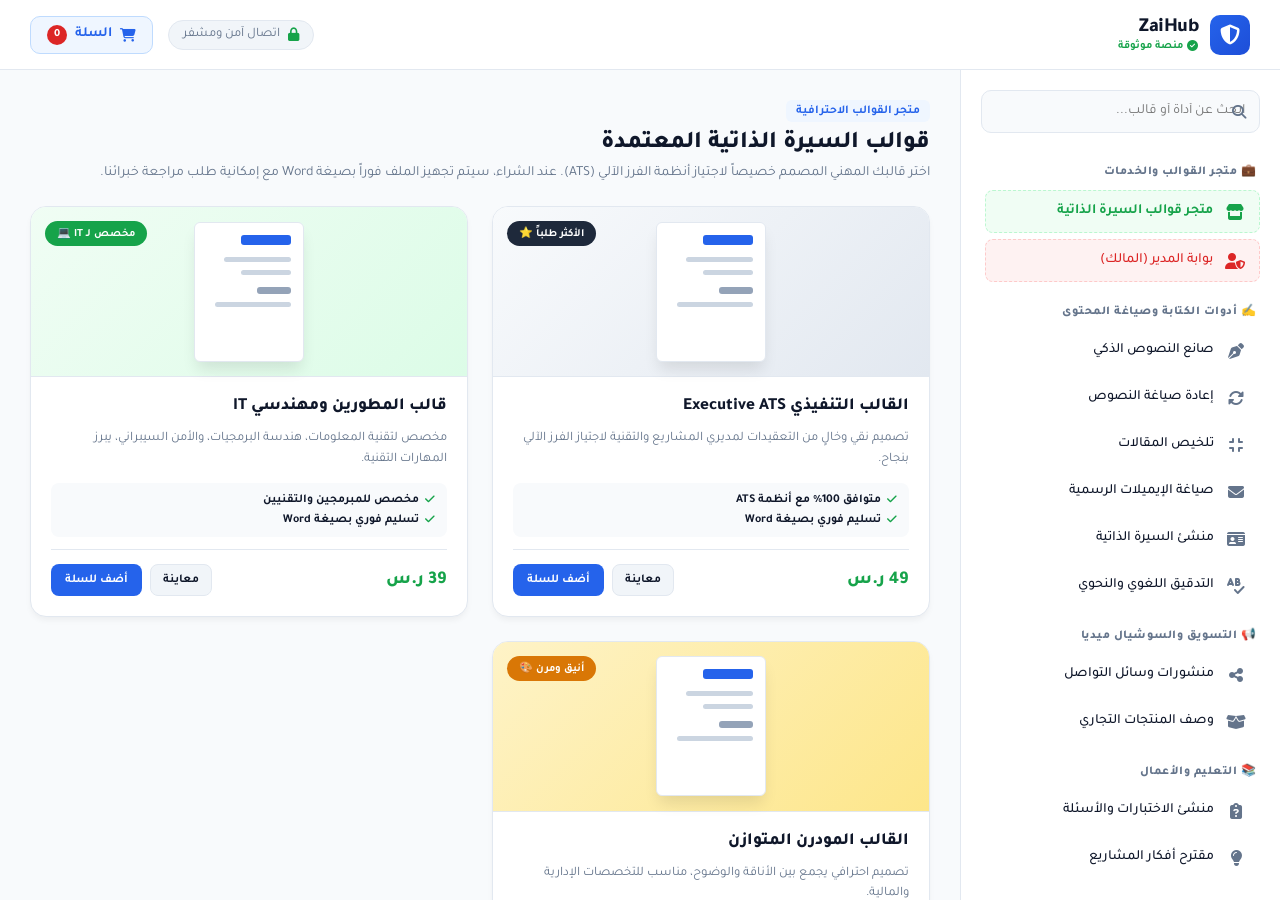
<file: index.html>
<!DOCTYPE html>
<html lang="ar" dir="rtl">
<head>
    <meta name="google-site-verification" content="P5WRaEs6rwRuU35OhOPiic7zGsPCfV-dEnyotIUblKE" />
    <meta charset="UTF-8">
    <meta name="viewport" content="width=device-width, initial-scale=1.0">
    <title>ZaiHub | منصة الذكاء الاصطناعي والخدمات المهنية</title>
    <!-- Google Fonts: Tajawal -->
    <link href="https://fonts.googleapis.com/css2?family=Tajawal:wght@400;500;700;800&display=swap" rel="stylesheet">
    <!-- Font Awesome -->
    <link rel="stylesheet" href="https://cdnjs.cloudflare.com/ajax/libs/font-awesome/6.4.0/css/all.min.css">
    <!-- Custom CSS -->
    <link rel="stylesheet" href="style.css">
</head>
<body>

    <!-- Top Navigation Bar -->
    <header class="navbar">
        <div class="nav-container">
            <div class="brand">
                <div class="brand-logo">
                    <i class="fa-solid fa-shield-halved"></i>
                </div>
                <div class="brand-name">
                    <span>ZaiHub</span>
                    <span class="verified-badge"><i class="fa-solid fa-circle-check"></i> منصة موثوقة</span>
                </div>
            </div>
            
            <div class="nav-right-actions">
                <span class="secure-label"><i class="fa-solid fa-lock"></i> اتصال آمن ومشفر</span>
                <button class="cart-btn" onclick="toggleCartModal()">
                    <i class="fa-solid fa-cart-shopping"></i> السلة
                    <span class="cart-badge" id="cartCount">0</span>
                </button>
            </div>
        </div>
    </header>

    <!-- Main Workspace Layout -->
    <main class="main-layout">
        
        <!-- Sidebar Navigation -->
        <aside class="sidebar">
            <div class="search-box">
                <i class="fa-solid fa-search"></i>
                <input type="text" id="toolSearch" placeholder="ابحث عن أداة أو قالب..." onkeyup="filterTools()">
            </div>

            <div class="menu-list" id="menuList">
                <div class="menu-category">💼 متجر القوالب والخدمات</div>
                <button class="menu-item store-link active" onclick="switchTool('store', this)">
                    <i class="fa-solid fa-store"></i> متجر قوالب السيرة الذاتية
                </button>
                <button class="menu-item admin-link" onclick="promptAdminLogin(this)">
                    <i class="fa-solid fa-user-shield"></i> بوابة المدير (المالك)
                </button>

                <div class="menu-category">✍️ أدوات الكتابة وصياغة المحتوى</div>
                <button class="menu-item" onclick="switchTool('writer', this)">
                    <i class="fa-solid fa-pen-nib"></i> صانع النصوص الذكي
                </button>
                <button class="menu-item" onclick="switchTool('rewriter', this)">
                    <i class="fa-solid fa-rotate"></i> إعادة صياغة النصوص
                </button>
                <button class="menu-item" onclick="switchTool('summarizer', this)">
                    <i class="fa-solid fa-compress"></i> تلخيص المقالات
                </button>
                <button class="menu-item" onclick="switchTool('email', this)">
                    <i class="fa-solid fa-envelope"></i> صياغة الإيميلات الرسمية
                </button>
                <button class="menu-item" onclick="switchTool('cv', this)">
                    <i class="fa-solid fa-id-card"></i> منشئ السيرة الذاتية
                </button>
                <button class="menu-item" onclick="switchTool('grammar', this)">
                    <i class="fa-solid fa-spell-check"></i> التدقيق اللغوي والنحوي
                </button>

                <div class="menu-category">📢 التسويق والسوشيال ميديا</div>
                <button class="menu-item" onclick="switchTool('social', this)">
                    <i class="fa-solid fa-share-nodes"></i> منشورات وسائل التواصل
                </button>
                <button class="menu-item" onclick="switchTool('product', this)">
                    <i class="fa-solid fa-box-open"></i> وصف المنتجات التجاري
                </button>

                <div class="menu-category">📚 التعليم والأعمال</div>
                <button class="menu-item" onclick="switchTool('quiz', this)">
                    <i class="fa-solid fa-clipboard-question"></i> منشئ الاختبارات والأسئلة
                </button>
                <button class="menu-item" onclick="switchTool('biz', this)">
                    <i class="fa-solid fa-lightbulb"></i> مقترح أفكار المشاريع
                </button>

                <!-- قسم السياسات وشروط القبول في قوقل أدسنس -->
                <div class="menu-category">🔒 السياسات والدعم (قوقل أدسنس)</div>
                <button class="menu-item legal-link" onclick="switchTool('privacy', this)">
                    <i class="fa-solid fa-user-lock"></i> سياسة الخصوصية
                </button>
                <button class="menu-item legal-link" onclick="switchTool('terms', this)">
                    <i class="fa-solid fa-file-contract"></i> شروط الاستخدام
                </button>
                <button class="menu-item legal-link" onclick="switchTool('contact', this)">
                    <i class="fa-solid fa-headset"></i> اتصل بنا
                </button>
            </div>
        </aside>

        <!-- Content Workspace Area -->
        <section class="workspace">
            <div class="workspace-header">
                <span class="tool-category-tag" id="toolCategoryTag">متجر القوالب الاحترافية</span>
                <h1 id="activeToolTitle">قوالب السيرة الذاتية المعتمدة</h1>
                <p id="activeToolDesc">اختر قالبك المهني المصمم خصيصاً لاجتياز أنظمة الفرز الآلي (ATS). عند الشراء، سيتم تجهيز الملف فوراً بصيغة Word مع إمكانية طلب مراجعة خبرائنا.</p>
            </div>

            <!-- Dynamic Content Container -->
            <div id="dynamicContentArea">
                <!-- يتم التحميل ديناميكياً -->
            </div>
        </section>

    </main>

    <!-- Modal: نافذة المعاينة -->
    <div class="modal-overlay" id="previewModal">
        <div class="modal-card">
            <div class="modal-header">
                <h3 id="modalTitle">معاينة القالب</h3>
                <button class="close-modal" onclick="closePreviewModal()"><i class="fa-solid fa-xmark"></i></button>
            </div>
            <div class="modal-body">
                <div class="preview-big-box" id="modalDesc"></div>
                <div class="expert-note">
                    <i class="fa-solid fa-circle-info"></i>
                    <div>
                        <strong>من يقوم بتجهيز وتعبئة السيرة الذاتية؟</strong>
                        <p>بمجرد إتمام الطلب، يصلك الملف فوراً بصيغة <b>Word جاهز للتعبئة</b> مع دليل إرشادي مبسط. وفي حال رغبتك، يتولى فريق الخبراء لدينا مراجعة سيرتك الذاتية وتعديلها بالكامل لك!</p>
                    </div>
                </div>
            </div>
            <div class="modal-footer">
                <button class="btn-primary" id="modalAddBtn" onclick=""><i class="fa-solid fa-cart-plus"></i> إضافة للسلة</button>
            </div>
        </div>
    </div>

    <!-- Modal: نافذة سلة المشتريات -->
    <div class="modal-overlay" id="cartModal">
        <div class="modal-card cart-modal-box">
            <div class="modal-header">
                <h3><i class="fa-solid fa-cart-shopping"></i> سلة المشتريات</h3>
                <button class="close-modal" onclick="toggleCartModal()"><i class="fa-solid fa-xmark"></i></button>
            </div>
            <div class="modal-body" id="cartItemsContainer"></div>
            
            <div class="cart-summary-section" id="cartSummarySection">
                <div class="discount-box">
                    <input type="text" id="couponInput" placeholder="أدخل كود الخصم">
                    <button onclick="applyCoupon()">تطبيق</button>
                </div>
                <div id="couponMsg" class="coupon-msg"></div>

                <div class="totals-row">
                    <span>المجموع الفرعي:</span>
                    <span id="subtotalPrice">0 ر.س</span>
                </div>
                <div class="totals-row discount-row" id="discountRow" style="display: none;">
                    <span>قيمة الخصم:</span>
                    <span id="discountPrice">0 ر.س</span>
                </div>
                <div class="totals-row final-total">
                    <span>المجموع الإجمالي:</span>
                    <span id="finalPrice">0 ر.س</span>
                </div>
            </div>

            <div class="modal-footer">
                <button class="btn-primary" onclick="checkoutCart()"><i class="fa-solid fa-lock"></i> إتمام الشراء الآمن</button>
            </div>
        </div>
    </div>

    <!-- Custom JavaScript -->
    <script src="script.js"></script>
</body>
</html>
</file>
<file: style.css>
:root {
    --primary: #2563eb;
    --primary-hover: #1d4ed8;
    --bg-main: #f8fafc;
    --bg-sidebar: #ffffff;
    --bg-card: #ffffff;
    --text-main: #0f172a;
    --text-muted: #64748b;
    --border-color: #e2e8f0;
    --success: #16a34a;
}

* {
    box-sizing: border-box;
    margin: 0;
    padding: 0;
    font-family: 'Tajawal', sans-serif;
}

body {
    background-color: var(--bg-main);
    color: var(--text-main);
    direction: rtl;
    display: flex;
    flex-direction: column;
    height: 100vh;
    overflow: hidden;
}

/* Navbar */
.navbar {
    height: 70px;
    background-color: #ffffff;
    border-bottom: 1px solid var(--border-color);
    display: flex;
    align-items: center;
    padding: 0 30px;
    z-index: 10;
}

.nav-container {
    width: 100%;
    display: flex;
    justify-content: space-between;
    align-items: center;
}

.brand {
    display: flex;
    align-items: center;
    gap: 12px;
}

.brand-logo {
    width: 40px;
    height: 40px;
    background: linear-gradient(135deg, var(--primary), #1d4ed8);
    color: #ffffff;
    border-radius: 10px;
    display: flex;
    align-items: center;
    justify-content: center;
    font-size: 20px;
}

.brand-name {
    display: flex;
    flex-direction: column;
}

.brand-name span:first-child {
    font-size: 20px;
    font-weight: 800;
    color: var(--text-main);
    letter-spacing: -0.5px;
}

.verified-badge {
    font-size: 11px;
    color: var(--success);
    font-weight: 700;
    display: flex;
    align-items: center;
    gap: 4px;
}

.nav-right-actions {
    display: flex;
    align-items: center;
    gap: 15px;
}

.secure-label {
    font-size: 13px;
    color: var(--text-muted);
    background-color: #f1f5f9;
    padding: 6px 14px;
    border-radius: 20px;
    border: 1px solid var(--border-color);
    display: flex;
    align-items: center;
    gap: 8px;
}

.secure-label i {
    color: var(--success);
}

.cart-btn {
    background-color: #eff6ff;
    color: var(--primary);
    border: 1px solid #bfdbfe;
    padding: 8px 16px;
    border-radius: 10px;
    font-size: 14px;
    font-weight: 700;
    cursor: pointer;
    display: flex;
    align-items: center;
    gap: 8px;
    position: relative;
    transition: background-color 0.2s;
}

.cart-btn:hover {
    background-color: #dbeafe;
}

.cart-badge {
    background-color: #dc2626;
    color: white;
    font-size: 11px;
    width: 20px;
    height: 20px;
    border-radius: 50%;
    display: flex;
    align-items: center;
    justify-content: center;
    font-weight: 800;
}

/* Main Layout */
.main-layout {
    display: flex;
    flex: 1;
    overflow: hidden;
}

.sidebar {
    width: 320px;
    background-color: var(--bg-sidebar);
    border-left: 1px solid var(--border-color);
    display: flex;
    flex-direction: column;
    padding: 20px;
    gap: 15px;
}

.search-box {
    position: relative;
    display: flex;
    align-items: center;
}

.search-box i {
    position: absolute;
    right: 14px;
    color: var(--text-muted);
    font-size: 14px;
}

.search-box input {
    width: 100%;
    padding: 12px 14px 12px 40px;
    background-color: #f8fafc;
    border: 1px solid var(--border-color);
    border-radius: 10px;
    font-size: 14px;
    color: var(--text-main);
    outline: none;
    transition: border-color 0.2s;
}

.search-box input:focus {
    border-color: var(--primary);
}

.menu-list {
    display: flex;
    flex-direction: column;
    gap: 6px;
    overflow-y: auto;
    flex: 1;
    padding-left: 4px;
}

.menu-category {
    font-size: 12px;
    font-weight: 800;
    color: var(--text-muted);
    margin-top: 15px;
    margin-bottom: 5px;
    padding-right: 4px;
    text-transform: uppercase;
    letter-spacing: 0.5px;
}

.menu-item {
    background: none;
    border: none;
    text-align: right;
    padding: 12px 14px;
    border-radius: 8px;
    font-size: 14px;
    font-weight: 500;
    color: var(--text-main);
    cursor: pointer;
    display: flex;
    align-items: center;
    gap: 12px;
    transition: background-color 0.2s, color 0.2s;
}

.menu-item i {
    font-size: 16px;
    color: var(--text-muted);
    width: 20px;
    text-align: center;
}

.menu-item:hover {
    background-color: #f1f5f9;
    color: var(--primary);
}

.menu-item:hover i {
    color: var(--primary);
}

.menu-item.active {
    background-color: #eff6ff;
    color: var(--primary);
    font-weight: 700;
}

.menu-item.active i {
    color: var(--primary);
}

.store-link {
    background-color: #f0fdf4 !important;
    color: #16a34a !important;
    border: 1px dashed #bbf7d0;
}
.store-link i { color: #16a34a !important; }

.admin-link {
    background-color: #fef2f2 !important;
    color: #dc2626 !important;
    border: 1px dashed #fecaca;
}
.admin-link i { color: #dc2626 !important; }

.legal-link {
    background-color: #f8fafc !important;
    color: #475569 !important;
    border: 1px solid var(--border-color);
}
.legal-link i { color: #475569 !important; }

/* Workspace */
.workspace {
    flex: 1;
    background-color: var(--bg-main);
    padding: 30px;
    overflow-y: auto;
    display: flex;
    flex-direction: column;
    gap: 24px;
}

.workspace-header h1 {
    font-size: 24px;
    font-weight: 800;
    color: var(--text-main);
    margin-bottom: 6px;
}

.workspace-header p {
    font-size: 14px;
    color: var(--text-muted);
}

.tool-category-tag {
    display: inline-block;
    font-size: 12px;
    font-weight: 700;
    color: var(--primary);
    background-color: #eff6ff;
    padding: 4px 10px;
    border-radius: 6px;
    margin-bottom: 8px;
}

.card {
    background-color: var(--bg-card);
    border: 1px solid var(--border-color);
    border-radius: 16px;
    padding: 24px;
    display: flex;
    flex-direction: column;
    gap: 20px;
}

.input-group {
    display: flex;
    flex-direction: column;
    gap: 8px;
}

.input-group label {
    font-size: 14px;
    font-weight: 700;
    color: var(--text-main);
    display: flex;
    align-items: center;
    gap: 8px;
}

.input-group label i { color: var(--primary); }

.input-group textarea, .input-group input[type="text"], .input-group input[type="password"], .input-group input[type="number"] {
    width: 100%;
    padding: 14px;
    border: 1px solid var(--border-color);
    border-radius: 10px;
    font-size: 14px;
    color: var(--text-main);
    background-color: #f8fafc;
    outline: none;
    resize: vertical;
}

.input-group textarea:focus, .input-group input:focus {
    border-color: var(--primary);
    background-color: #ffffff;
}

.btn-primary {
    background-color: var(--primary);
    color: #ffffff;
    border: none;
    border-radius: 10px;
    padding: 14px 20px;
    font-size: 15px;
    font-weight: 700;
    cursor: pointer;
    display: flex;
    align-items: center;
    justify-content: center;
    gap: 10px;
    transition: background-color 0.2s;
}

.btn-primary:hover { background-color: var(--primary-hover); }

/* Policy & Legal Text Pages */
.policy-card {
    background-color: #ffffff;
    border: 1px solid var(--border-color);
    border-radius: 16px;
    padding: 30px;
    line-height: 1.8;
    color: var(--text-main);
}
.policy-card h2 {
    font-size: 18px;
    font-weight: 800;
    color: var(--primary);
    margin-top: 20px;
    margin-bottom: 8px;
}
.policy-card p, .policy-card li {
    font-size: 14px;
    color: var(--text-muted);
    margin-bottom: 12px;
}
.policy-card ul {
    padding-right: 20px;
}

/* Templates Grid */
.templates-grid {
    display: grid;
    grid-template-columns: repeat(auto-fill, minmax(310px, 1fr));
    gap: 24px;
}

.template-card {
    background-color: var(--bg-card);
    border: 1px solid var(--border-color);
    border-radius: 16px;
    overflow: hidden;
    display: flex;
    flex-direction: column;
    position: relative;
    transition: transform 0.25s ease, box-shadow 0.25s ease;
    box-shadow: 0 4px 6px -1px rgba(0, 0, 0, 0.05);
}

.template-card:hover {
    transform: translateY(-6px);
    box-shadow: 0 20px 25px -5px rgba(0, 0, 0, 0.1);
    border-color: var(--primary);
}

.template-badge {
    position: absolute;
    top: 14px;
    left: 14px;
    background-color: #1e293b;
    color: #ffffff;
    font-size: 11px;
    font-weight: 700;
    padding: 5px 12px;
    border-radius: 20px;
    z-index: 2;
}

.tech-badge { background-color: #16a34a !important; }
.modern-badge { background-color: #d97706 !important; }

.template-preview {
    height: 170px;
    padding: 20px;
    display: flex;
    align-items: center;
    justify-content: center;
    position: relative;
}

.executive { background: linear-gradient(135deg, #f8fafc, #e2e8f0); border-bottom: 1px solid var(--border-color); }
.dev { background: linear-gradient(135deg, #f0fdf4, #dcfce7); border-bottom: 1px solid var(--border-color); }
.modern { background: linear-gradient(135deg, #fef3c7, #fde68a); border-bottom: 1px solid var(--border-color); }

.cv-mockup-doc {
    width: 110px;
    height: 140px;
    background: #ffffff;
    box-shadow: 0 10px 15px -3px rgba(0,0,0,0.1);
    border-radius: 6px;
    padding: 12px;
    display: flex;
    flex-direction: column;
    gap: 8px;
    border: 1px solid var(--border-color);
}

.mockup-line { border-radius: 3px; }
.mockup-line.title { width: 60%; height: 10px; background-color: var(--primary); margin-bottom: 4px; }
.mockup-line.title.tech { background-color: #16a34a; }
.mockup-line.title.modern { background-color: #d97706; }
.mockup-line.subtitle { width: 40%; height: 7px; background-color: #94a3b8; margin-top: 4px; }
.mockup-line.text { height: 5px; background-color: #cbd5e1; }
.w-90 { width: 90%; } .w-85 { width: 85%; } .w-80 { width: 80%; } .w-70 { width: 70%; } .w-60 { width: 60%; }

.template-body {
    padding: 20px;
    display: flex;
    flex-direction: column;
    flex: 1;
    gap: 12px;
}

.template-title { font-size: 17px; font-weight: 800; color: var(--text-main); }
.template-desc { font-size: 13px; color: var(--text-muted); line-height: 1.6; flex: 1; }

.template-features {
    display: flex;
    flex-direction: column;
    gap: 6px;
    background-color: #f8fafc;
    padding: 10px 12px;
    border-radius: 8px;
    font-size: 12px;
    color: var(--text-main);
    font-weight: 600;
}
.template-features span { display: flex; align-items: center; gap: 6px; }
.template-features i { color: var(--success); font-size: 11px; }

.template-footer {
    display: flex;
    justify-content: space-between;
    align-items: center;
    border-top: 1px solid var(--border-color);
    padding-top: 14px;
    margin-top: auto;
}

.template-price { font-size: 18px; font-weight: 800; color: var(--success); }
.template-actions { display: flex; gap: 8px; }

.btn-preview {
    background-color: #f1f5f9;
    color: var(--text-main);
    border: 1px solid var(--border-color);
    border-radius: 8px;
    padding: 8px 12px;
    font-size: 12px;
    font-weight: 700;
    cursor: pointer;
}
.btn-preview:hover { background-color: #e2e8f0; }

.btn-buy {
    background-color: var(--primary);
    color: #fff;
    border: none;
    border-radius: 8px;
    padding: 8px 14px;
    font-size: 12px;
    font-weight: 700;
    cursor: pointer;
}
.btn-buy:hover { background-color: var(--primary-hover); }

/* Modals */
.modal-overlay {
    position: fixed;
    top: 0; left: 0; width: 100%; height: 100%;
    background-color: rgba(15, 23, 42, 0.6);
    backdrop-filter: blur(4px);
    display: none;
    align-items: center;
    justify-content: center;
    z-index: 100;
    padding: 20px;
}

.modal-card {
    background-color: #ffffff;
    width: 100%;
    max-width: 550px;
    border-radius: 16px;
    box-shadow: 0 25px 50px -12px rgba(0, 0, 0, 0.25);
    display: flex;
    flex-direction: column;
    overflow: hidden;
}

.modal-header {
    padding: 20px;
    border-bottom: 1px solid var(--border-color);
    display: flex;
    justify-content: space-between;
    align-items: center;
}
.modal-header h3 { font-size: 18px; font-weight: 800; }
.close-modal { background: none; border: none; font-size: 18px; cursor: pointer; color: var(--text-muted); }

.modal-body {
    padding: 20px;
    display: flex;
    flex-direction: column;
    gap: 16px;
    max-height: 60vh;
    overflow-y: auto;
}

.preview-big-box {
    font-size: 14px; color: var(--text-main); line-height: 1.7;
    background-color: #f8fafc; padding: 16px; border-radius: 10px; border: 1px solid var(--border-color);
}

.expert-note {
    background-color: #f0fdf4; border: 1px solid #bbf7d0; border-radius: 10px; padding: 14px;
    display: flex; gap: 12px; font-size: 13px; color: #166534;
}
.expert-note i { font-size: 18px; color: var(--success); margin-top: 2px; }
.expert-note p { margin-top: 4px; color: #14532d; line-height: 1.5; }

.modal-footer {
    padding: 16px 20px; border-top: 1px solid var(--border-color); background-color: #f8fafc; display: flex; justify-content: flex-end;
}

.cart-modal-box { max-width: 500px; }
.cart-item-row {
    display: flex; justify-content: space-between; align-items: center; padding: 12px 0; border-bottom: 1px solid var(--border-color);
}
.cart-item-info span:first-child { font-weight: 700; font-size: 14px; display: block; }
.cart-item-info span:last-child { font-size: 12px; color: var(--text-muted); }
.cart-item-actions button { background: none; border: none; color: #dc2626; cursor: pointer; font-size: 14px; }
.empty-cart-text { text-align: center; color: var(--text-muted); padding: 30px 0; font-size: 14px; }

.cart-summary-section {
    border-top: 1px solid var(--border-color); padding-top: 14px; display: flex; flex-direction: column; gap: 10px;
}
.discount-box { display: flex; gap: 8px; }
.discount-box input { flex: 1; padding: 8px 12px; border: 1px solid var(--border-color); border-radius: 8px; font-size: 13px; outline: none; }
.discount-box button { background-color: #1e293b; color: white; border: none; padding: 8px 14px; border-radius: 8px; font-size: 13px; font-weight: 700; cursor: pointer; }

.coupon-msg { font-size: 12px; font-weight: 700; }
.totals-row { display: flex; justify-content: space-between; font-size: 14px; color: var(--text-muted); }
.discount-row { color: var(--success); }
.final-total { font-size: 17px; font-weight: 800; color: var(--text-main); border-top: 1px dashed var(--border-color); padding-top: 8px; margin-top: 4px; }

/* Admin Table */
.admin-table { width: 100%; border-collapse: collapse; margin-top: 10px; font-size: 14px; }
.admin-table th, .admin-table td { padding: 12px; border-bottom: 1px solid var(--border-color); text-align: right; }
.admin-table th { background-color: #f1f5f9; font-weight: 700; }
.btn-delete-admin {
    background-color: #fee2e2; color: #dc2626; border: none; padding: 6px 10px; border-radius: 6px; cursor: pointer; font-size: 12px; font-weight: 700;
}
.table-price-input {
    width: 80px; padding: 6px; border: 1px solid var(--border-color); border-radius: 6px; font-size: 14px; text-align: center; font-weight: 700;
}
</file>
